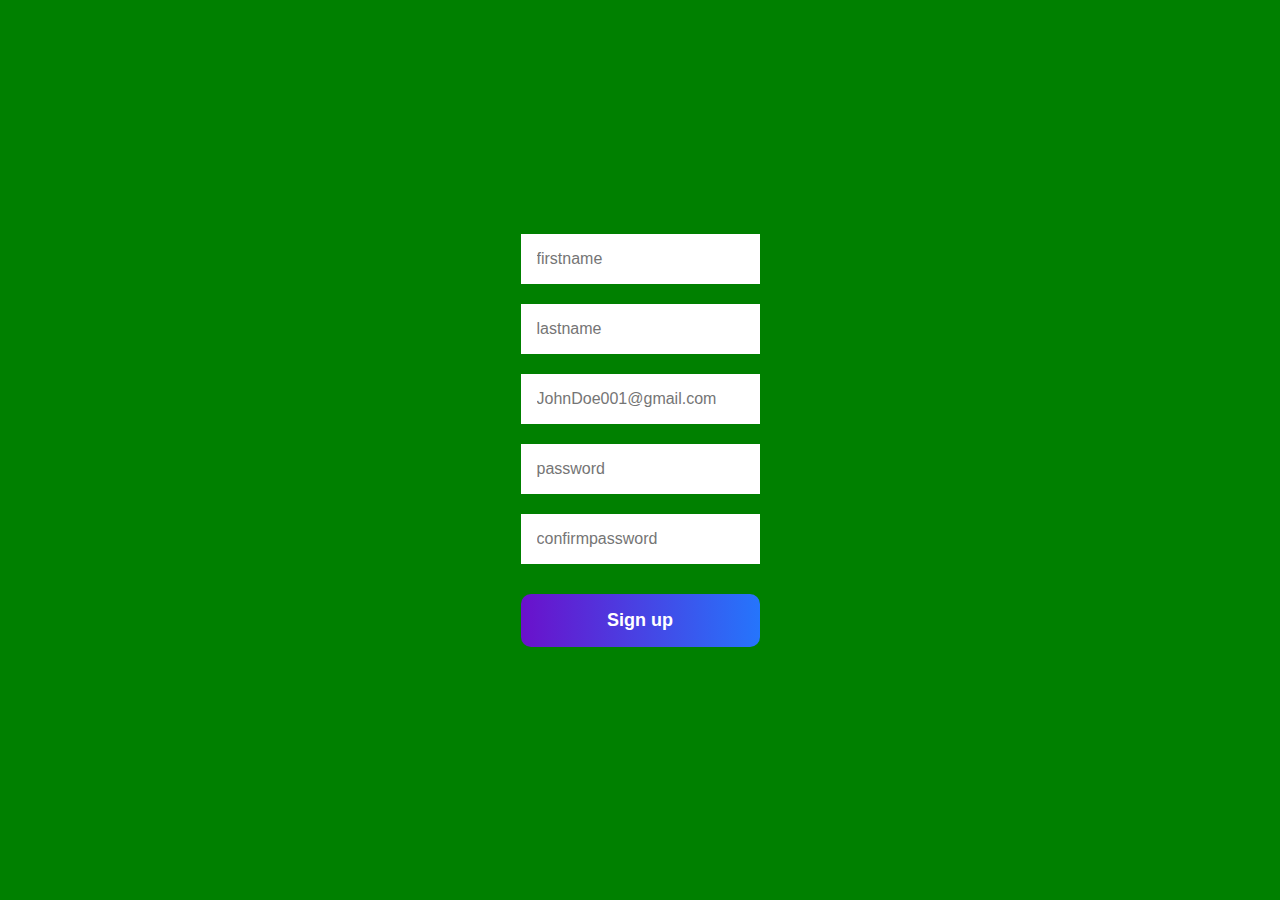
<file: index.html>
<!DOCTYPE html>
<html lang="en">
  <head>
    <meta charset="UTF-8" />
    <meta name="viewport" content="width=device-width, initial-scale=1.0" />
    <link rel="stylesheet" href="css/styles.css" />
    <title>Sign up Form</title>
  </head>
  <body>
    <form id="signupForm">
      <input
        type="text"
        name="firstname"
        id="firstname"
        placeholder="firstname"
      />

      <input type="text" name="lastname" id="lastname" placeholder="lastname" />

      <input
        type="email"
        name="password"
        id="email"
        placeholder="JohnDoe001@gmail.com"
      />

      <input
        type="password"
        name="password"
        id="password"
        placeholder="password"
      />

      <input
        type="password"
        name="password"
        id="confirmpassword"
        placeholder="confirmpassword"
      />

      <button type="submit">Sign up</button>

      <p class="error" id="signupError"></p>
    </form>
    <script src="js/signup.js"></script>
  </body>
</html>
</file>
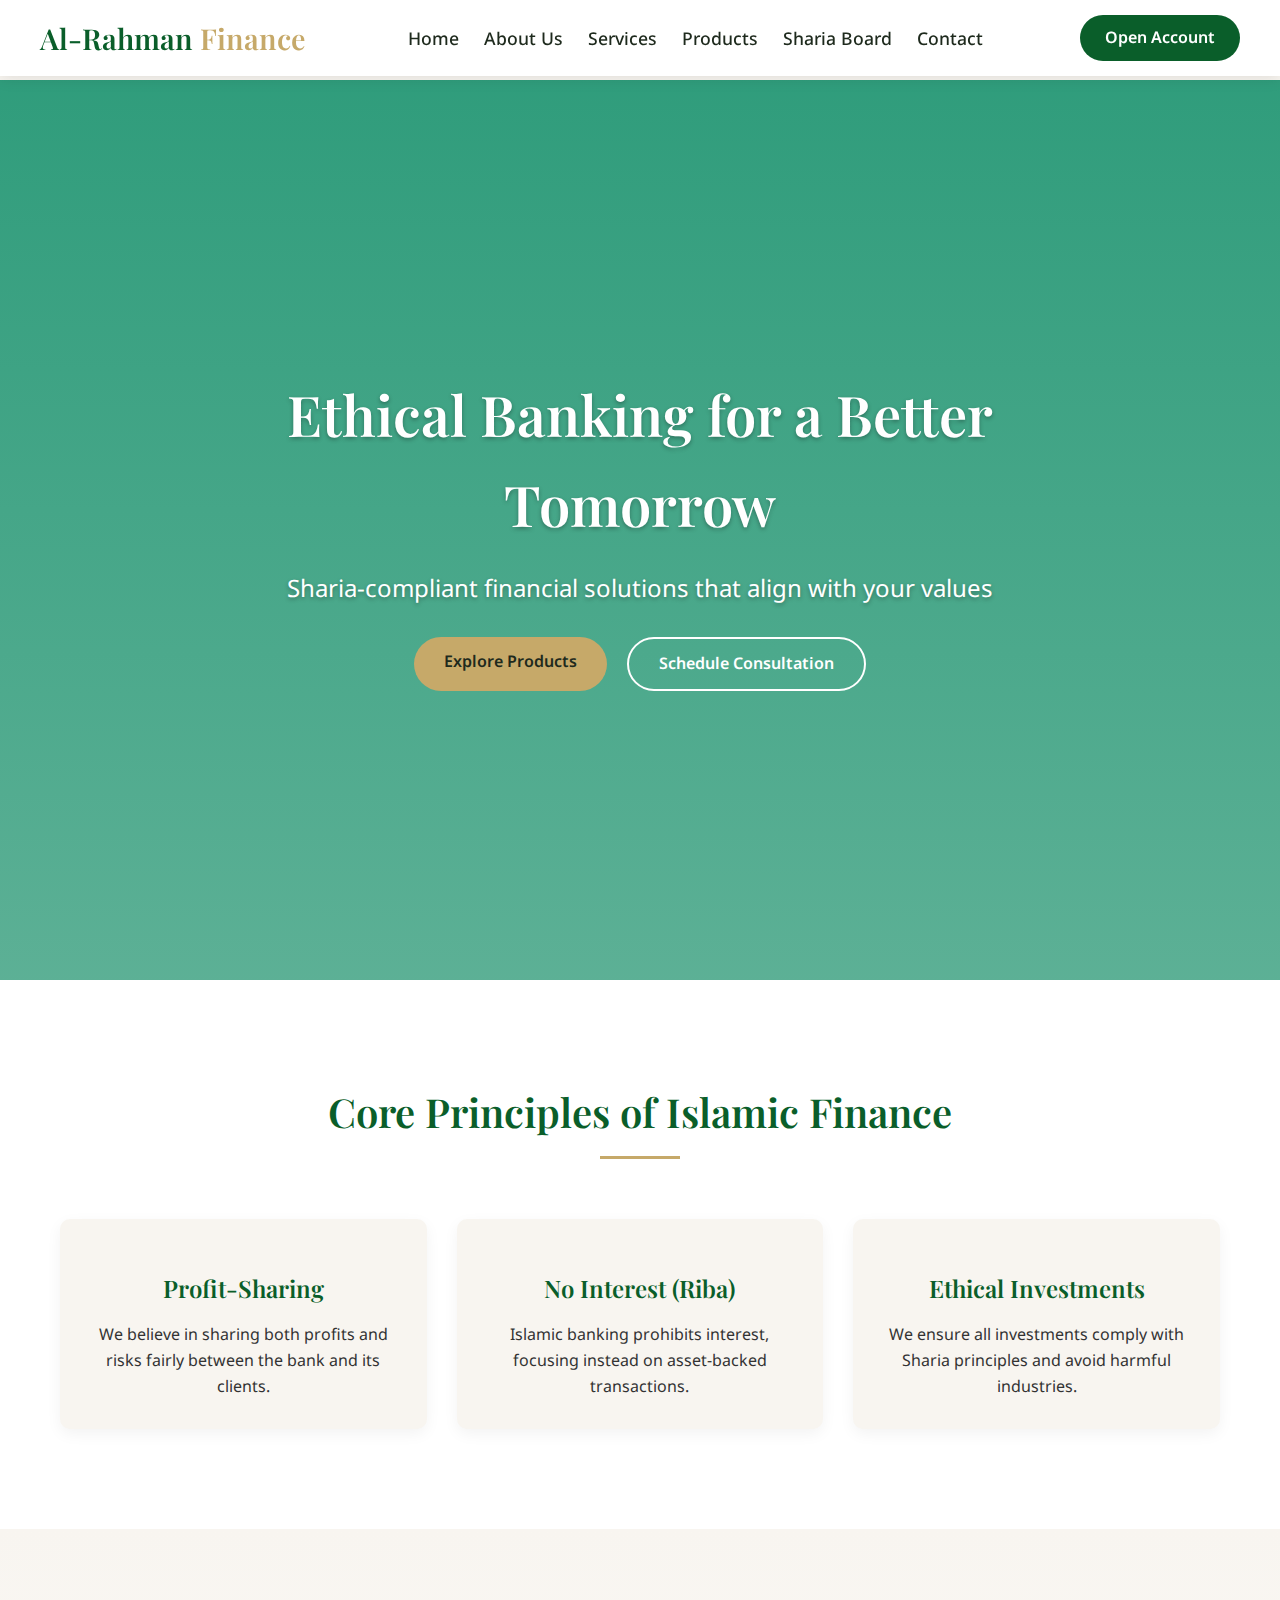
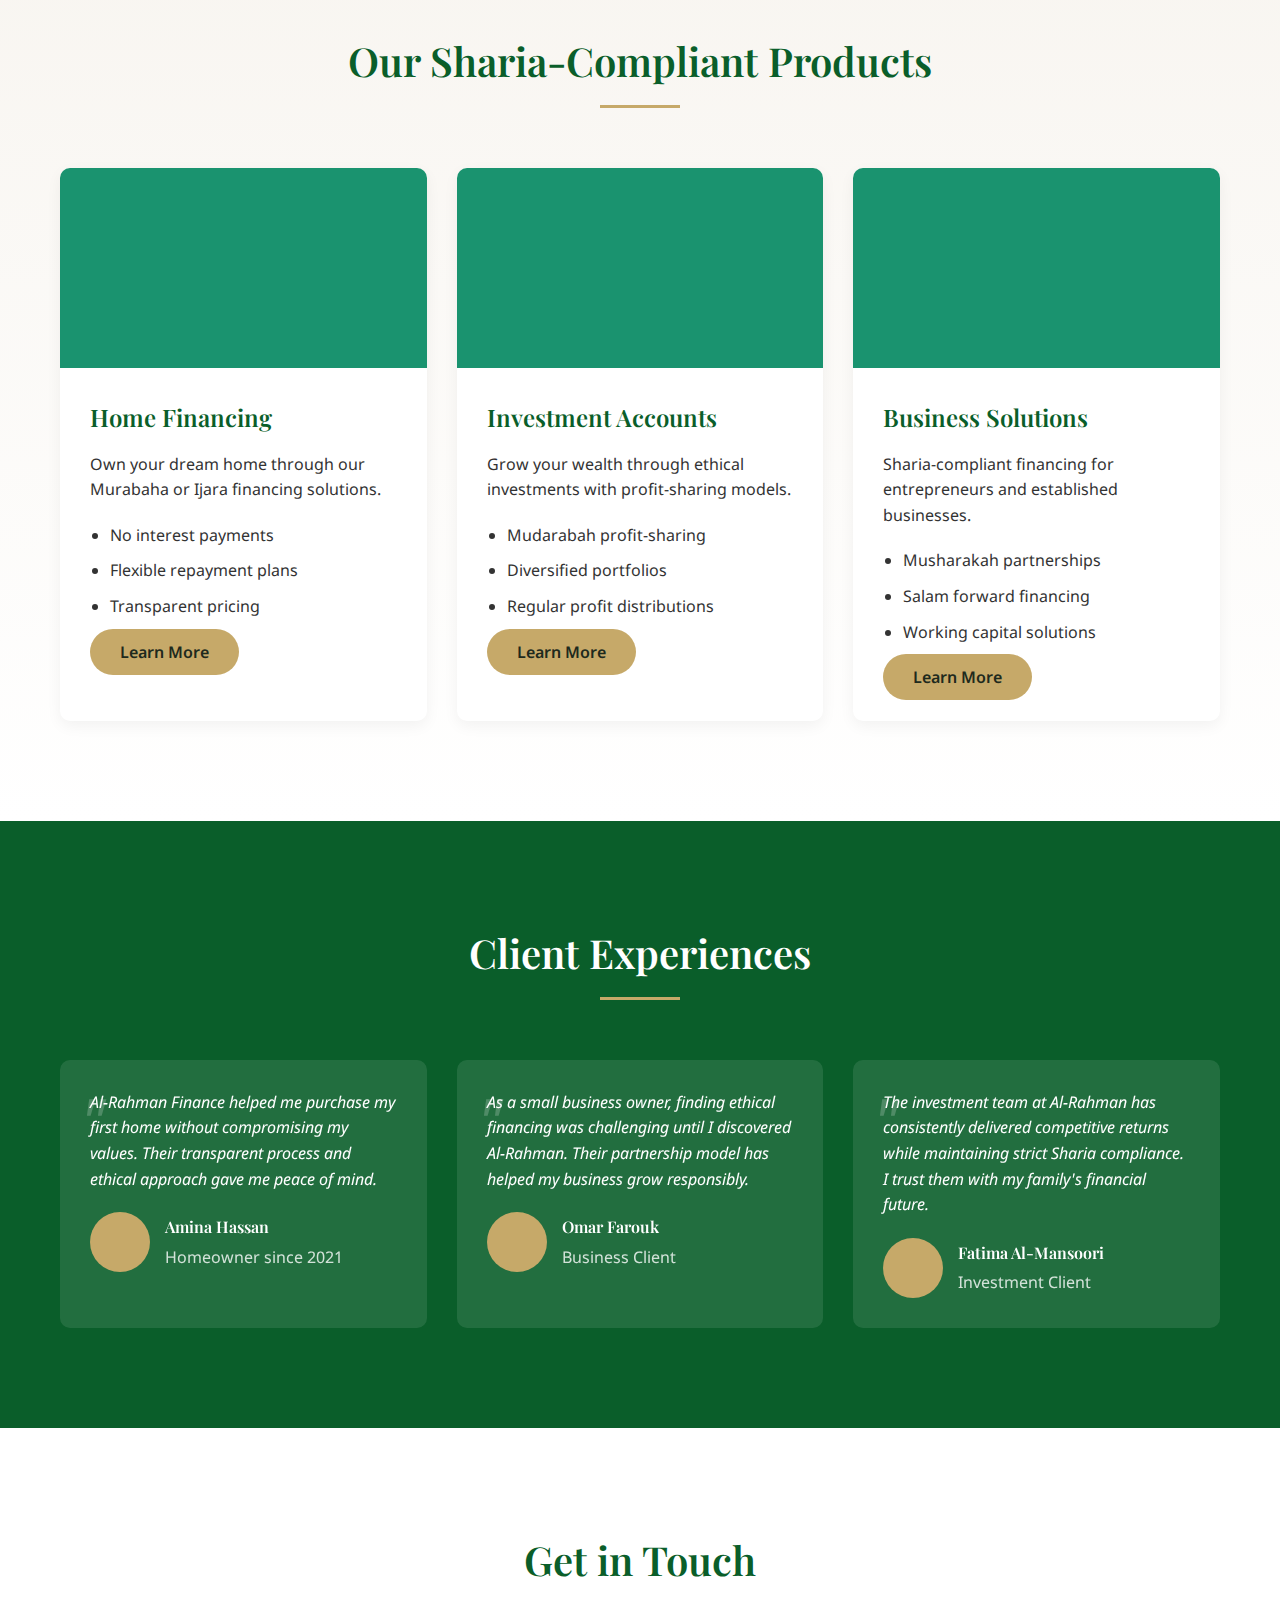
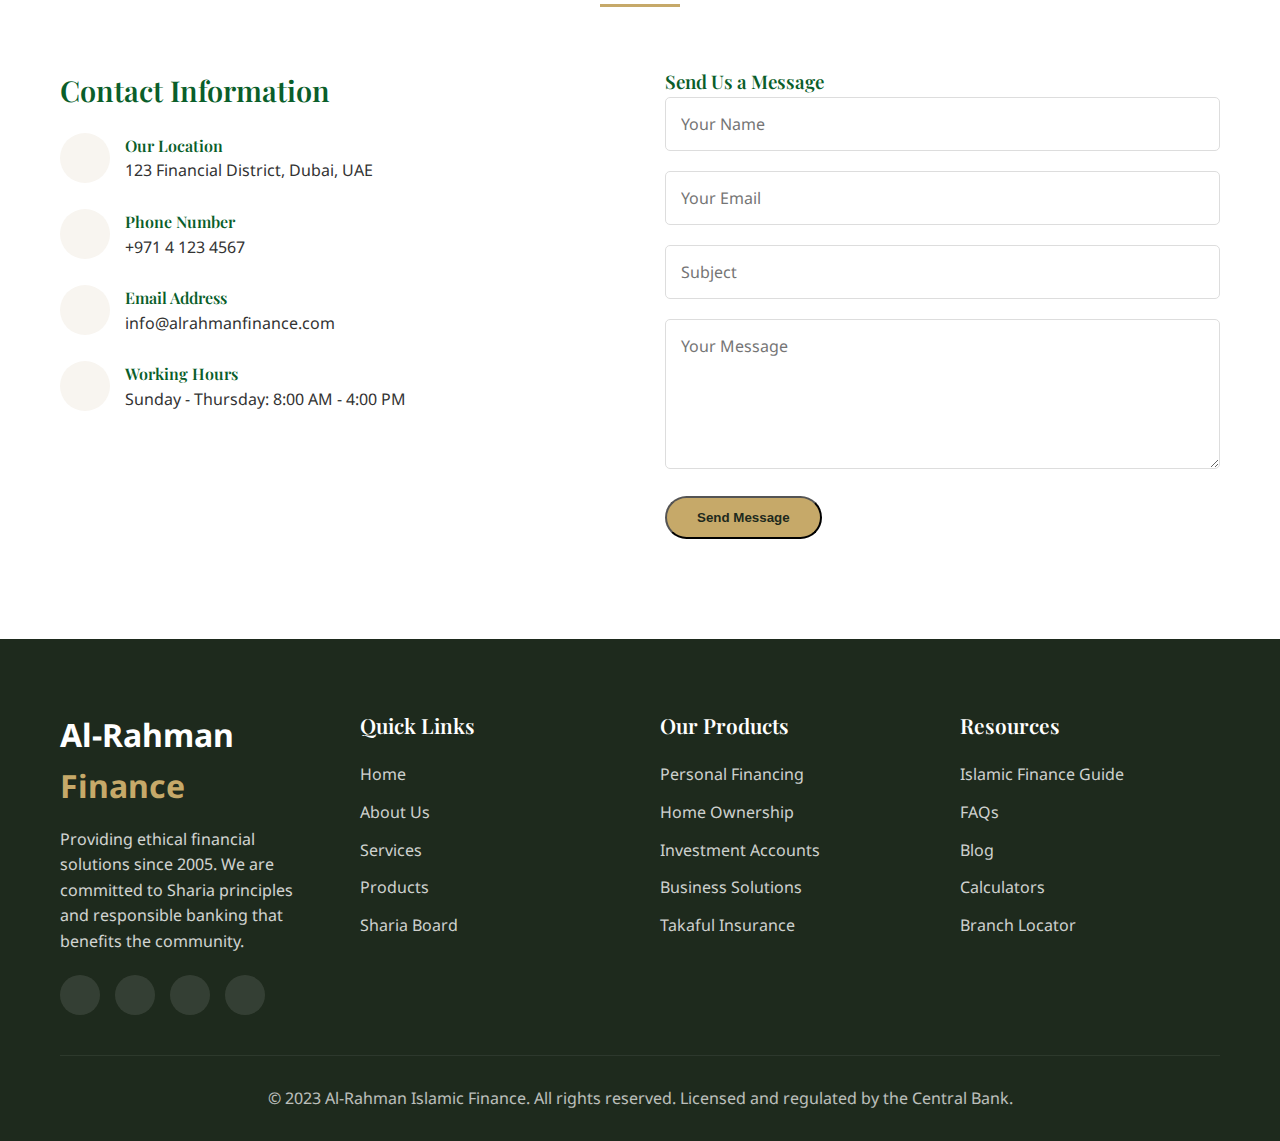
<file: home.html>
<!DOCTYPE html>
<html lang="en">
  <head>
    <meta charset="UTF-8" />
    <meta name="viewport" content="width=device-width, initial-scale=1.0" />
    <title>Al-Rahman Islamic Finance</title>
    <link
      rel="stylesheet"
      href="css/home.css"
      <link
      rel="stylesheet"
      href="https://cdnjs.cloudflare.com/ajax/libs/font-awesome/6.4.0/css/all.min.css"
    />
    <link
      href="https://fonts.googleapis.com/css2?family=Noto+Sans:wght@400;500;600;700&family=Playfair+Display:wght@400;500;600;700&display=swap"
      rel="stylesheet"
    />
  </head>
  <body>
    <!-- Header -->
    <header>
      <div class="container header-container">
        <div class="logo">
          <i class="fas fa-mosque fa-2x" style="color: var(--primary)"></i>
          <h1>Al-Rahman <span>Finance</span></h1>
        </div>
        <nav>
          <ul>
            <li><a href="#">Home</a></li>
            <li><a href="#">About Us</a></li>
            <li><a href="#">Services</a></li>
            <li><a href="#">Products</a></li>
            <li><a href="#">Sharia Board</a></li>
            <li><a href="#">Contact</a></li>
          </ul>
        </nav>
        <a href="#" class="cta-button">Open Account</a>
      </div>
    </header>

    <!-- Hero Section -->
    <section class="hero">
      <div class="hero-content">
        <h2>Ethical Banking for a Better Tomorrow</h2>
        <p>Sharia-compliant financial solutions that align with your values</p>
        <div class="hero-buttons">
          <a href="#" class="btn btn-primary">Explore Products</a>
          <a href="#" class="btn btn-secondary">Schedule Consultation</a>
        </div>
      </div>
    </section>

    <!-- Principles Section -->
    <section class="principles">
      <div class="container">
        <div class="section-title">
          <h2>Core Principles of Islamic Finance</h2>
        </div>
        <div class="principles-grid">
          <div class="principle-card">
            <div class="principle-icon">
              <i class="fas fa-hand-holding-usd"></i>
            </div>
            <h3>Profit-Sharing</h3>
            <p>
              We believe in sharing both profits and risks fairly between the
              bank and its clients.
            </p>
          </div>
          <div class="principle-card">
            <div class="principle-icon">
              <i class="fas fa-ban"></i>
            </div>
            <h3>No Interest (Riba)</h3>
            <p>
              Islamic banking prohibits interest, focusing instead on
              asset-backed transactions.
            </p>
          </div>
          <div class="principle-card">
            <div class="principle-icon">
              <i class="fas fa-balance-scale"></i>
            </div>
            <h3>Ethical Investments</h3>
            <p>
              We ensure all investments comply with Sharia principles and avoid
              harmful industries.
            </p>
          </div>
        </div>
      </div>
    </section>

    <!-- Products Section -->
    <section class="products">
      <div class="container">
        <div class="section-title">
          <h2>Our Sharia-Compliant Products</h2>
        </div>
        <div class="products-grid">
          <div class="product-card">
            <div class="product-img">
              <i class="fas fa-home"></i>
            </div>
            <div class="product-content">
              <h3>Home Financing</h3>
              <p>
                Own your dream home through our Murabaha or Ijara financing
                solutions.
              </p>
              <ul>
                <li>No interest payments</li>
                <li>Flexible repayment plans</li>
                <li>Transparent pricing</li>
              </ul>
              <a href="#" class="btn btn-primary">Learn More</a>
            </div>
          </div>
          <div class="product-card">
            <div class="product-img">
              <i class="fas fa-chart-line"></i>
            </div>
            <div class="product-content">
              <h3>Investment Accounts</h3>
              <p>
                Grow your wealth through ethical investments with profit-sharing
                models.
              </p>
              <ul>
                <li>Mudarabah profit-sharing</li>
                <li>Diversified portfolios</li>
                <li>Regular profit distributions</li>
              </ul>
              <a href="#" class="btn btn-primary">Learn More</a>
            </div>
          </div>
          <div class="product-card">
            <div class="product-img">
              <i class="fas fa-business-time"></i>
            </div>
            <div class="product-content">
              <h3>Business Solutions</h3>
              <p>
                Sharia-compliant financing for entrepreneurs and established
                businesses.
              </p>
              <ul>
                <li>Musharakah partnerships</li>
                <li>Salam forward financing</li>
                <li>Working capital solutions</li>
              </ul>
              <a href="#" class="btn btn-primary">Learn More</a>
            </div>
          </div>
        </div>
      </div>
    </section>

    <!-- Testimonials Section -->
    <section class="testimonials">
      <div class="container">
        <div class="section-title">
          <h2>Client Experiences</h2>
        </div>
        <div class="testimonials-grid">
          <div class="testimonial-card">
            <div class="testimonial-content">
              <p>
                Al-Rahman Finance helped me purchase my first home without
                compromising my values. Their transparent process and ethical
                approach gave me peace of mind.
              </p>
            </div>
            <div class="client-info">
              <div class="client-img">
                <i class="fas fa-user"></i>
              </div>
              <div class="client-details">
                <h4>Amina Hassan</h4>
                <p>Homeowner since 2021</p>
              </div>
            </div>
          </div>
          <div class="testimonial-card">
            <div class="testimonial-content">
              <p>
                As a small business owner, finding ethical financing was
                challenging until I discovered Al-Rahman. Their partnership
                model has helped my business grow responsibly.
              </p>
            </div>
            <div class="client-info">
              <div class="client-img">
                <i class="fas fa-user"></i>
              </div>
              <div class="client-details">
                <h4>Omar Farouk</h4>
                <p>Business Client</p>
              </div>
            </div>
          </div>
          <div class="testimonial-card">
            <div class="testimonial-content">
              <p>
                The investment team at Al-Rahman has consistently delivered
                competitive returns while maintaining strict Sharia compliance.
                I trust them with my family's financial future.
              </p>
            </div>
            <div class="client-info">
              <div class="client-img">
                <i class="fas fa-user"></i>
              </div>
              <div class="client-details">
                <h4>Fatima Al-Mansoori</h4>
                <p>Investment Client</p>
              </div>
            </div>
          </div>
        </div>
      </div>
    </section>

    <!-- Contact Section -->
    <section class="contact">
      <div class="container">
        <div class="section-title">
          <h2>Get in Touch</h2>
        </div>
        <div class="contact-container">
          <div class="contact-info">
            <h3>Contact Information</h3>
            <div class="contact-detail">
              <div class="contact-icon">
                <i class="fas fa-map-marker-alt"></i>
              </div>
              <div>
                <h4>Our Location</h4>
                <p>123 Financial District, Dubai, UAE</p>
              </div>
            </div>
            <div class="contact-detail">
              <div class="contact-icon">
                <i class="fas fa-phone"></i>
              </div>
              <div>
                <h4>Phone Number</h4>
                <p>+971 4 123 4567</p>
              </div>
            </div>
            <div class="contact-detail">
              <div class="contact-icon">
                <i class="fas fa-envelope"></i>
              </div>
              <div>
                <h4>Email Address</h4>
                <p>info@alrahmanfinance.com</p>
              </div>
            </div>
            <div class="contact-detail">
              <div class="contact-icon">
                <i class="fas fa-clock"></i>
              </div>
              <div>
                <h4>Working Hours</h4>
                <p>Sunday - Thursday: 8:00 AM - 4:00 PM</p>
              </div>
            </div>
          </div>
          <div class="contact-form">
            <h3>Send Us a Message</h3>
            <form>
              <div class="form-group">
                <input type="text" placeholder="Your Name" required />
              </div>
              <div class="form-group">
                <input type="email" placeholder="Your Email" required />
              </div>
              <div class="form-group">
                <input type="text" placeholder="Subject" />
              </div>
              <div class="form-group">
                <textarea placeholder="Your Message" required></textarea>
              </div>
              <button type="submit" class="btn btn-primary">
                Send Message
              </button>
            </form>
          </div>
        </div>
      </div>
    </section>

    <!-- Footer -->
    <footer>
      <div class="container">
        <div class="footer-container">
          <div class="footer-about">
            <div class="footer-logo">Al-Rahman <span>Finance</span></div>
            <p>
              Providing ethical financial solutions since 2005. We are committed
              to Sharia principles and responsible banking that benefits the
              community.
            </p>
            <div class="social-links">
              <a href="#"><i class="fab fa-facebook-f"></i></a>
              <a href="#"><i class="fab fa-twitter"></i></a>
              <a href="#"><i class="fab fa-instagram"></i></a>
              <a href="#"><i class="fab fa-linkedin-in"></i></a>
            </div>
          </div>
          <div class="footer-links">
            <h4>Quick Links</h4>
            <ul>
              <li><a href="#">Home</a></li>
              <li><a href="#">About Us</a></li>
              <li><a href="#">Services</a></li>
              <li><a href="#">Products</a></li>
              <li><a href="#">Sharia Board</a></li>
            </ul>
          </div>
          <div class="footer-links">
            <h4>Our Products</h4>
            <ul>
              <li><a href="#">Personal Financing</a></li>
              <li><a href="#">Home Ownership</a></li>
              <li><a href="#">Investment Accounts</a></li>
              <li><a href="#">Business Solutions</a></li>
              <li><a href="#">Takaful Insurance</a></li>
            </ul>
          </div>
          <div class="footer-links">
            <h4>Resources</h4>
            <ul>
              <li><a href="#">Islamic Finance Guide</a></li>
              <li><a href="#">FAQs</a></li>
              <li><a href="#">Blog</a></li>
              <li><a href="#">Calculators</a></li>
              <li><a href="#">Branch Locator</a></li>
            </ul>
          </div>
        </div>
        <div class="copyright">
          <p>
            &copy; 2023 Al-Rahman Islamic Finance. All rights reserved. Licensed
            and regulated by the Central Bank.
          </p>
        </div>
      </div>
    </footer>
    <script src="js/home.js"></script>
  </body>
</html>
</file>
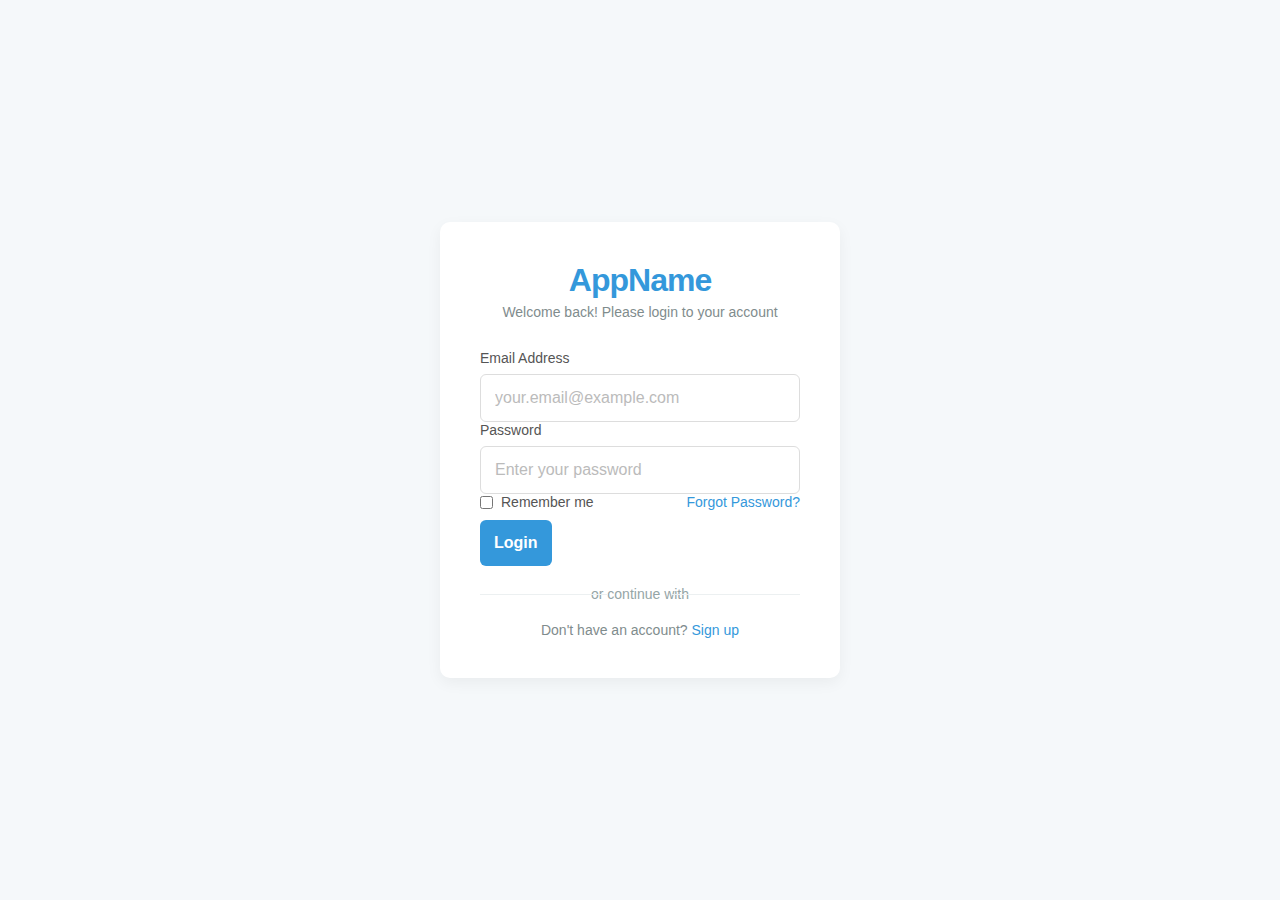
<file: login.html>
<!DOCTYPE html>
<html lang="en">
  <head>
    <meta charset="UTF-8" />
    <meta name="viewport" content="width=device-width, initial-scale=1.0" />
    <link rel="stylesheet" href="css/login.css" />
    <title>Plain Login Form</title>
  </head>
  <body>
    <div class="login-container">
      <div class="logo">
        <h1>AppName</h1>
        <p>Welcome back! Please login to your account</p>
      </div>

      <form id="login">
        <div class="form-group">
          <label for="email">Email Address</label>
          <input type="email" id="email" placeholder="your.email@example.com" />
        </div>

        <div class="form-group">
          <label for="password">Password</label>
          <input
            type="password"
            id="password"
            placeholder="Enter your password"
          />
        </div>

        <div class="remember-forgot">
          <div class="remember">
            <input type="checkbox" id="remember" />
            <label for="remember">Remember me</label>
          </div>
          <a href="#" class="forgot-password">Forgot Password?</a>
        </div>

        <p class="Yumyum" id="error"></p>
        
        <button type="submit" class="submit-btn">Login</button>

        <div class="divider">or continue with</div>

        <div class="signup">Don't have an account? <a href="#">Sign up</a></div>
      </form>
    </div>
    <script src="js/login.js"></script>
  </body>
</html>
</file>
<file: css/styles.css>
* {
  margin: 0;
  padding: 0;
  box-sizing: border-box;
  font-family: "Segoe UI", Tahoma, Geneva, Verdana, sans-serif;
}

body {
  background: green;
  min-height: 100vh;
  display: flex;
  justify-content: center;
  align-items: center;
  padding: 20px;
}

#signupForm {
  display: flex;
  flex-direction: column;
  gap: 20px;
}

input {
  padding: 16px;
  border: none;
  outline: none;
  font-size: 16px;
}

button {
  background: linear-gradient(to right, #6a11cb, #2575fc);
  color: white;
  border: none;
  padding: 16px;
  border-radius: 10px;
  font-size: 18px;
  font-weight: 600;
  cursor: pointer;
  transition: transform 0.2s, box-shadow 0.2s;
  margin-top: 10px;
}

button:hover {
  transform: translateY(-2px);
  box-shadow: 0 5px 15px rgba(37, 117, 252, 0.4);
}

button:active {
  transform: translateY(0);
}

.p {
  color: "red";
}

/* Responsive adjustments */
@media (max-width: 480px) {
  .form-container {
    padding: 30px 20px;
  }
}
</file>
<file: css/login.css>
* {
  margin: 0;
  padding: 0;
  box-sizing: border-box;
  font-family: "Segoe UI", Tahoma, Geneva, Verdana, sans-serif;
}

body {
  background: #f5f8fa;
  display: flex;
  justify-content: center;
  align-items: center;
  min-height: 100vh;
  padding: 20px;
}

.login-container {
  background: white;
  border-radius: 10px;
  box-shadow: 0 5px 15px rgba(0, 0, 0, 0.05);
  width: 100%;
  max-width: 400px;
  padding: 40px;
}

.logo {
  text-align: center;
  margin-bottom: 30px;
}

.logo h1 {
  color: #3498db;
  font-weight: 600;
  font-size: 32px;
  letter-spacing: -1px;
}

.logo p {
  color: #7f8c8d;
  margin-top: 5px;
  font-size: 14px;
}

.login-form {
  display: flex;
  flex-direction: column;
  gap: 20px;
}

.form-group {
  display: flex;
  flex-direction: column;
  gap: 8px;
}

label {
  font-size: 14px;
  color: #555;
  font-weight: 500;
}

input {
  padding: 14px;
  border: 1px solid #ddd;
  border-radius: 6px;
  font-size: 16px;
  transition: all 0.3s;
}

input:focus {
  outline: none;
  border-color: #3498db;
  box-shadow: 0 0 0 3px rgba(52, 152, 219, 0.1);
}

input::placeholder {
  color: #bbb;
}

.remember-forgot {
  display: flex;
  justify-content: space-between;
  align-items: center;
  font-size: 14px;
}

.remember {
  display: flex;
  align-items: center;
  gap: 8px;
  color: #555;
}

.forgot-password {
  color: #3498db;
  text-decoration: none;
}

.forgot-password:hover {
  text-decoration: underline;
}

.submit-btn {
  background: #3498db;
  color: white;
  border: none;
  padding: 14px;
  border-radius: 6px;
  font-size: 16px;
  font-weight: 600;
  cursor: pointer;
  transition: background 0.3s;
  margin-top: 10px;
}

.submit-btn:hover {
  background: #2980b9;
}

.divider {
  text-align: center;
  position: relative;
  margin: 20px 0;
  color: #95a5a6;
  font-size: 14px;
}

.divider::before,
.divider::after {
  content: "";
  position: absolute;
  top: 50%;
  width: 40%;
  height: 1px;
  background: #ecf0f1;
}

.divider::before {
  left: 0;
}

.divider::after {
  right: 0;
}

.signup {
  text-align: center;
  color: #7f8c8d;
  font-size: 14px;
  margin-top: 20px;
}

.signup a {
  color: #3498db;
  text-decoration: none;
  font-weight: 500;
}

.signup a:hover {
  text-decoration: underline;
}

/* Responsive design */
@media (max-width: 480px) {
  .login-container {
    padding: 30px 20px;
  }

  .remember-forgot {
    flex-direction: column;
    align-items: flex-start;
    gap: 10px;
  }
}
</file>
